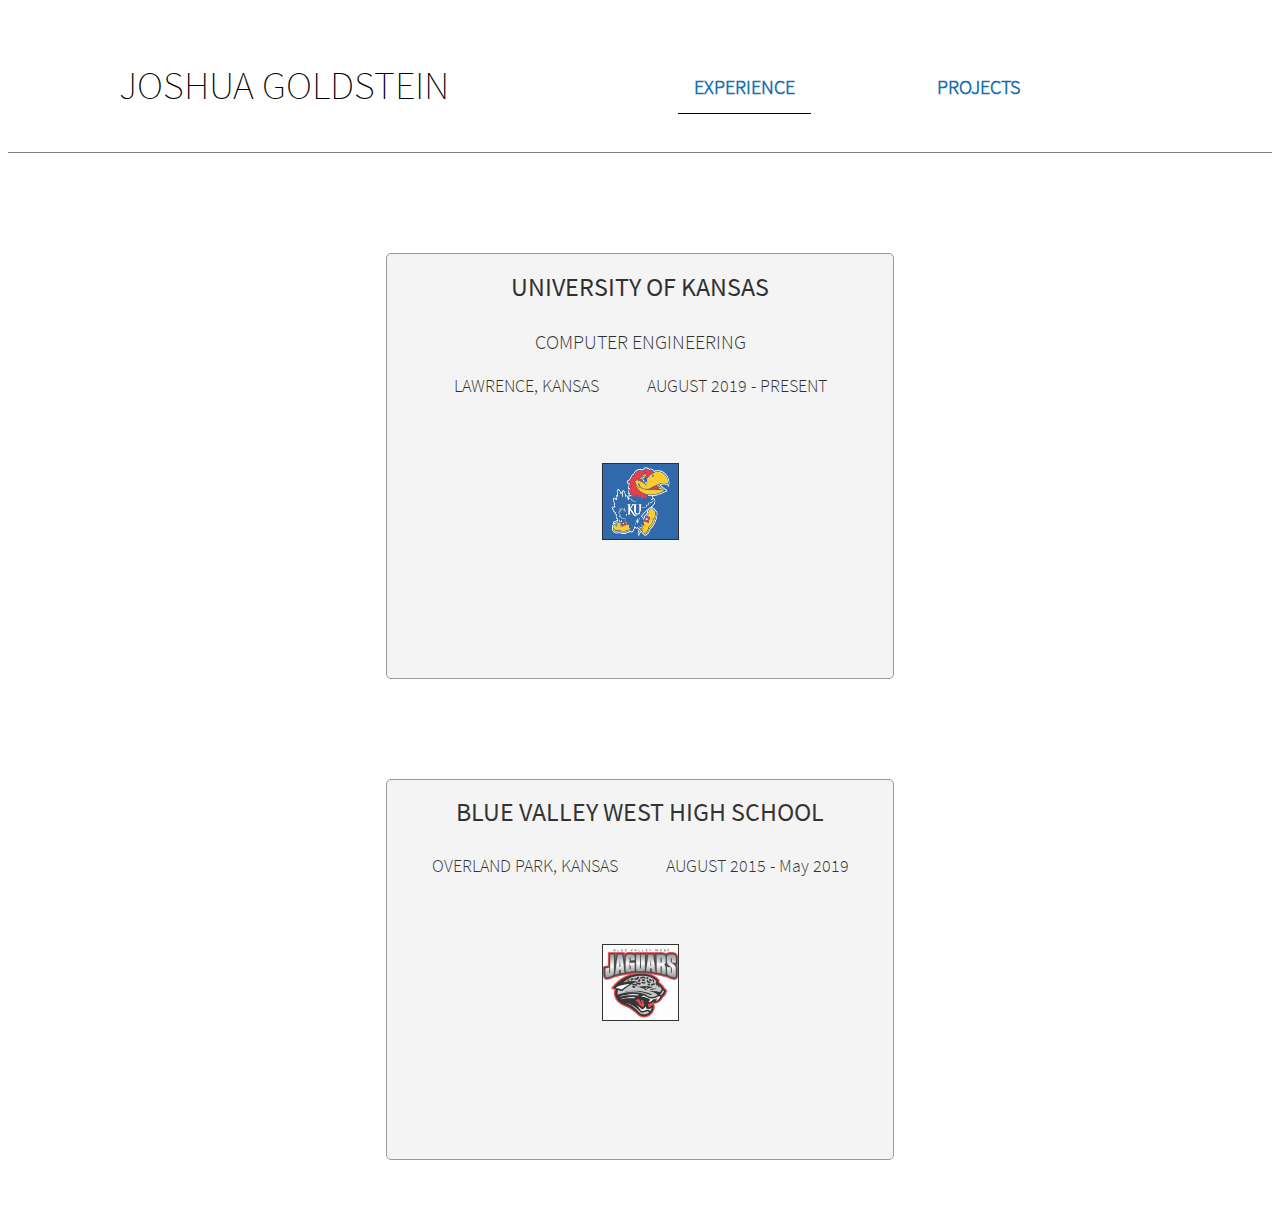
<file: index.html>
<html>

<head>

<title>
Joshua Goldstein
</title>

<link rel="icon" type="image/png" href="favicon.png">

<link rel="stylesheet" href="Style.css">

<script src = "jQuery.js">

</script>

<script>

$(function() {

$(".box").hide().fadeIn(1000);

});

</script>

</head>

<body>

<br><br>
<ul id = "menu">
	<li id = "name">JOSHUA GOLDSTEIN</li>
	<li class = "menuItem"><a href="Projects.html">PROJECTS</a></li>
	<li class = "menuItem" id = "selected"><a href="#">EXPERIENCE</a></li>
</ul>
<br><hr>

<div class = "box">
	<p class = "boxTitle">UNIVERSITY OF KANSAS</p>
	<p class = "Info1">COMPUTER ENGINEERING</p>
	<p class = "Info2">LAWRENCE, KANSAS &nbsp;&nbsp;&nbsp;&nbsp;&nbsp;&nbsp;&nbsp;&nbsp;&nbsp;&nbsp; AUGUST 2019 - PRESENT</p>
	<img src = "ku.jpg" class = "logo" />
</div>

<div class = "box">
	<p class = "boxTitle">BLUE VALLEY WEST HIGH SCHOOL</p>
	<p class = "Info2">OVERLAND PARK, KANSAS &nbsp;&nbsp;&nbsp;&nbsp;&nbsp;&nbsp;&nbsp;&nbsp;&nbsp;&nbsp; AUGUST 2015 - May 2019</p>
	<img src = "bvw.jpeg" class = "logo" />
</div>

<br><br><br>

</body>

</html>
</file>
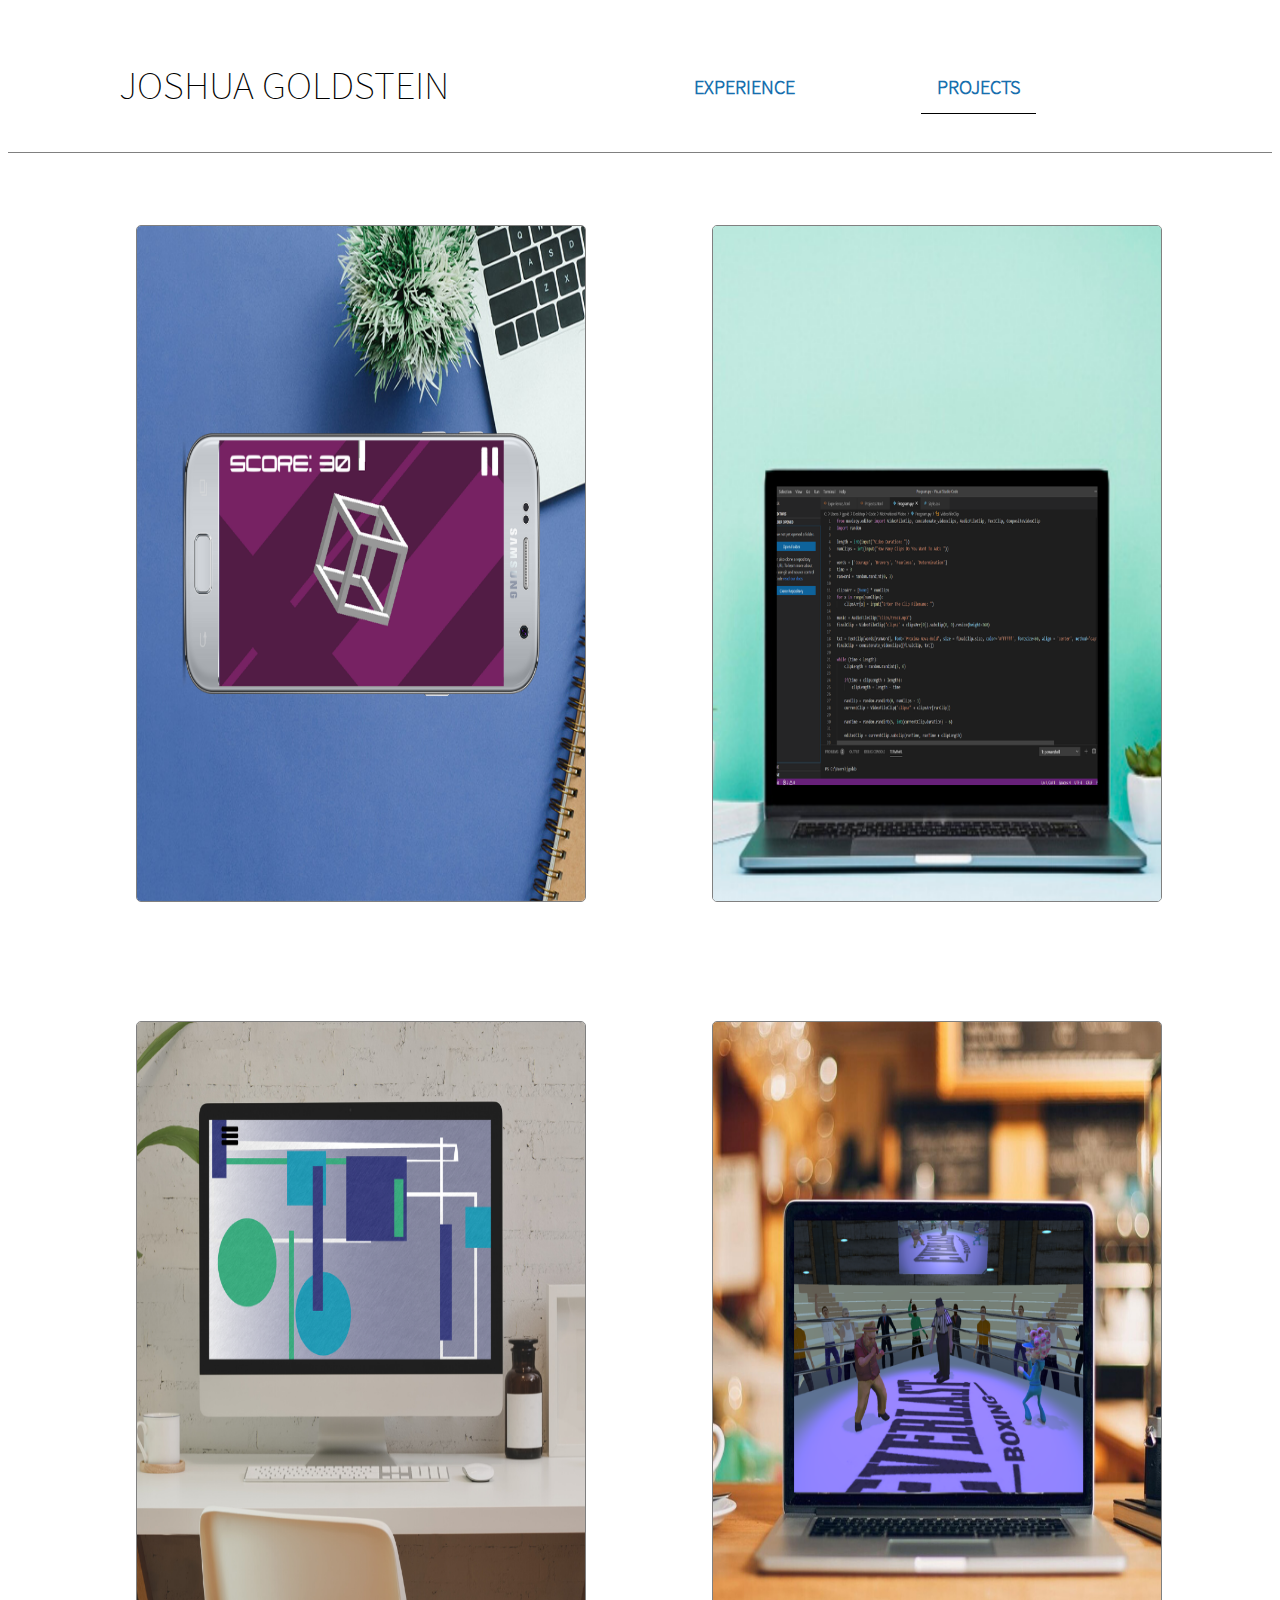
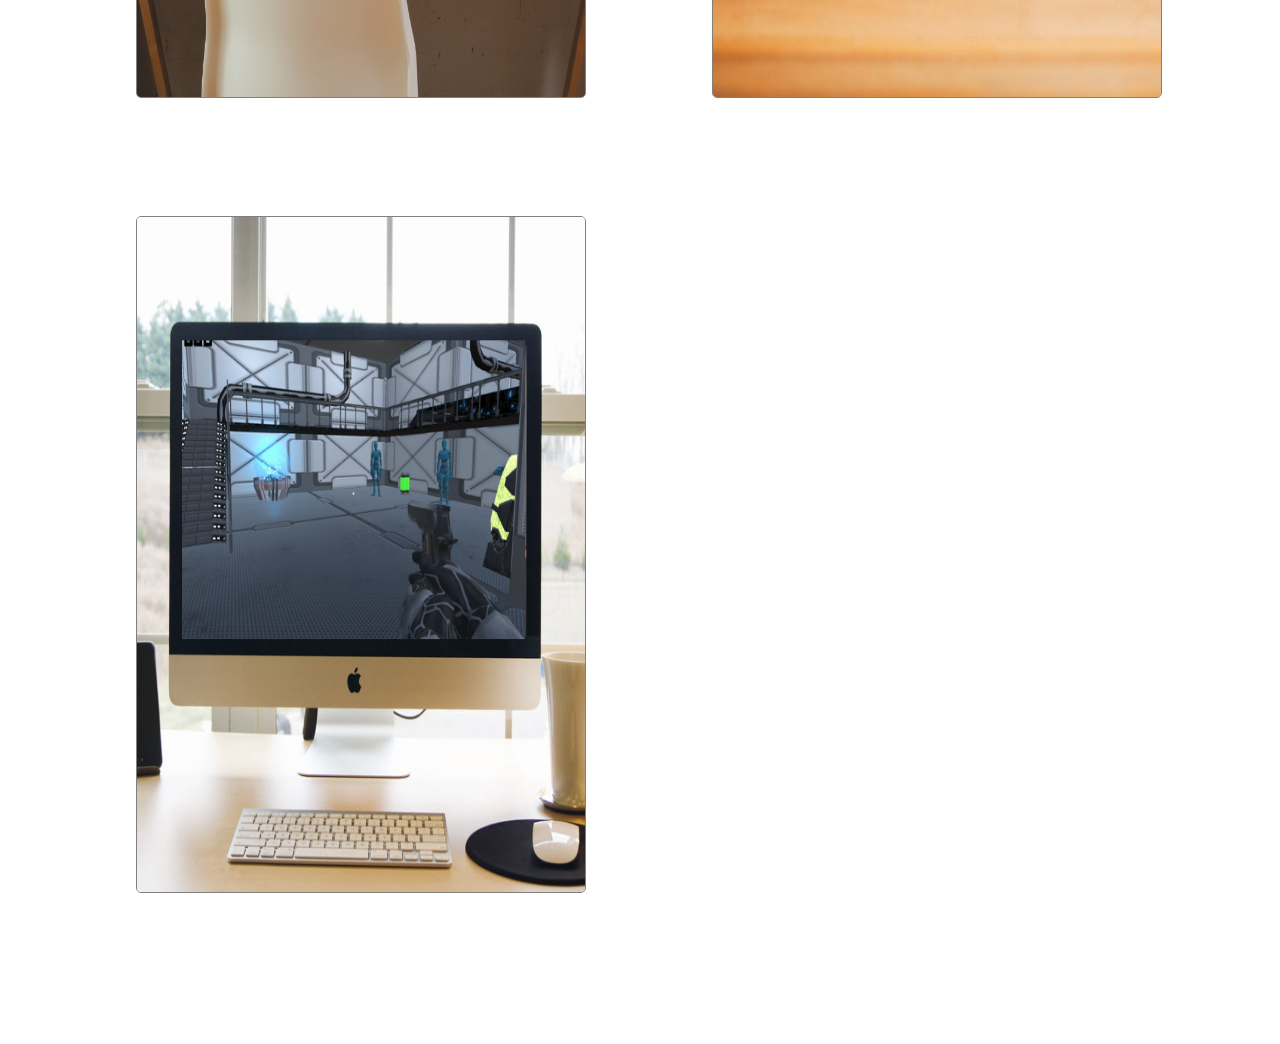
<file: Projects.html>
<html>

<head>

<title>
Joshua Goldstein
</title>

<link rel="icon" type="image/png" href="favicon.png">

<link rel="stylesheet" href="Style.css">

<script src = "jQuery.js">

</script>

<script>

</script>

</head>

<body>

<br><br>
<ul id = "menu">
	<li id = "name">JOSHUA GOLDSTEIN</li>
	<li class = "menuItem" id = "selected"><a href="#">PROJECTS</a></li>
	<li class = "menuItem"><a href="index.html">EXPERIENCE</a></li>
</ul>
<br><hr>

<img src = "mobilegame.png" class = "projLeft" />
<img src = "mobilegamehover.png" class = "projLeftHover" />

<img src = "pythonvideo.png" class = "projRight" />
<img src = "pythonvideohover.png" class = "projRightHover" />

<div id = "separate"></div>

<img src = "artbot.png" class = "projLeft" />
<img src = "artbothover.png" class = "projLeftHover" />

<img src = "Boxing.png" class = "projRight" />
<img src = "Boxinghover.png" class = "projRightHover" />

<div id = "separate"></div>

<img src = "Fps.png" class = "projLeft" />
<img src = "Fpshover.png" class = "projLeftHover" />

<div id = "bottom"></div>

</body>

</html>
</file>
<file: Style.css>
#menu{
	list-style-type: none;
	margin-right: 10%;
}

@font-face {
  font-family: Light;
  src: url(Light.ttf);
}

@font-face {
  font-family: Regular;
  src: url(Regular.ttf);
}

@font-face {
  font-family: Dark;
  src: url(Dark.ttf);
}

.menuItem{
	float: right;
	position:relative;
	margin-right: 10%;
}

.menuItem a{
	display: block;
 	color: black;
	text-align: center;
	padding: 14px 16px;
	text-decoration: none;
	font-size: 20px;
	font-family: Regular;
	color: #176fae;
	font-weight: bold;
}

.menuItem a:hover{
	color: black;
}

#selected{
	padding-bottom: 0px;
	border-bottom: 1px solid #000;
}

#name{
	display: inline;
	color: black;
	padding: 14px 16px;
	text-decoration: none;
	font-size: 40px;
	font-family: Light;
	margin-left: 5%;
}

hr{
	height: 1px;
	border: none; 
	background: gray; 
}

.box{
	margin: auto;
	width: 40%;
	padding-top: 15%;
	padding-bottom: 5%;
	background-color: #f2f2f2;
	margin-top: 100px;
	border-radius: 5px;
	text-align: center;
	border: 1px solid gray;
}

.boxTitle{
	font-family: Dark;
	font-size: 26px;
	text-align: center;
	position: relative;
	top: -200px;
}

.info1{
	font-family: Regular;
	font-size: 20px;
	text-align: center;
	position: relative;
	top: -200px;
}

.info2{
	font-family: Regular;
	font-size: 18px;
	text-align: center;
	position: relative;
	top: -200px;
}

.logo{
	height: 75px;
	width: 75px;
	border: 1px solid black;
	margin-top: -30%;
}

.projLeftHover{
	width: 35%;
	height: 75%;
	margin-left: 10%;
	margin-top: 5%;
	position: absolute;
	opacity: 0;
	transition: .5s ease;
	border: 1px solid gray;
	border-radius: 5px;
}

.projLeftHover:hover{
	opacity: .9;
}

.projRightHover{
	width: 35%;
	height: 75%;
	margin-left: 55%;
	margin-top: 5%;
	position: absolute;
	opacity: 0;
	transition: .5s ease;
	border: 1px solid gray;
	border-radius: 5px;
}

.projRightHover:hover{
	opacity: .9;
}

.projLeft{
	width: 35%;
	height: 75%;
	margin-left: 10%;
	margin-top: 5%;
	position: absolute;
	opacity: 1;
	transition: .5s ease;
	border: 1px solid gray;
	border-radius: 5px;
}

.projLeft:hover{
	opacity: 0;
}

.projRight{
	width: 35%;
	height: 75%;
	margin-left: 55%;
	margin-top: 5%;
	position: absolute;
	opacity: 1;
	transition: .5s ease;
	border: 1px solid gray;
	border-radius: 5px;
}

.projRight:hover{
	opacity: 0;
}

#separate{
	height: 90%;
}

#bottom{
	height: 100%;
}
</file>
